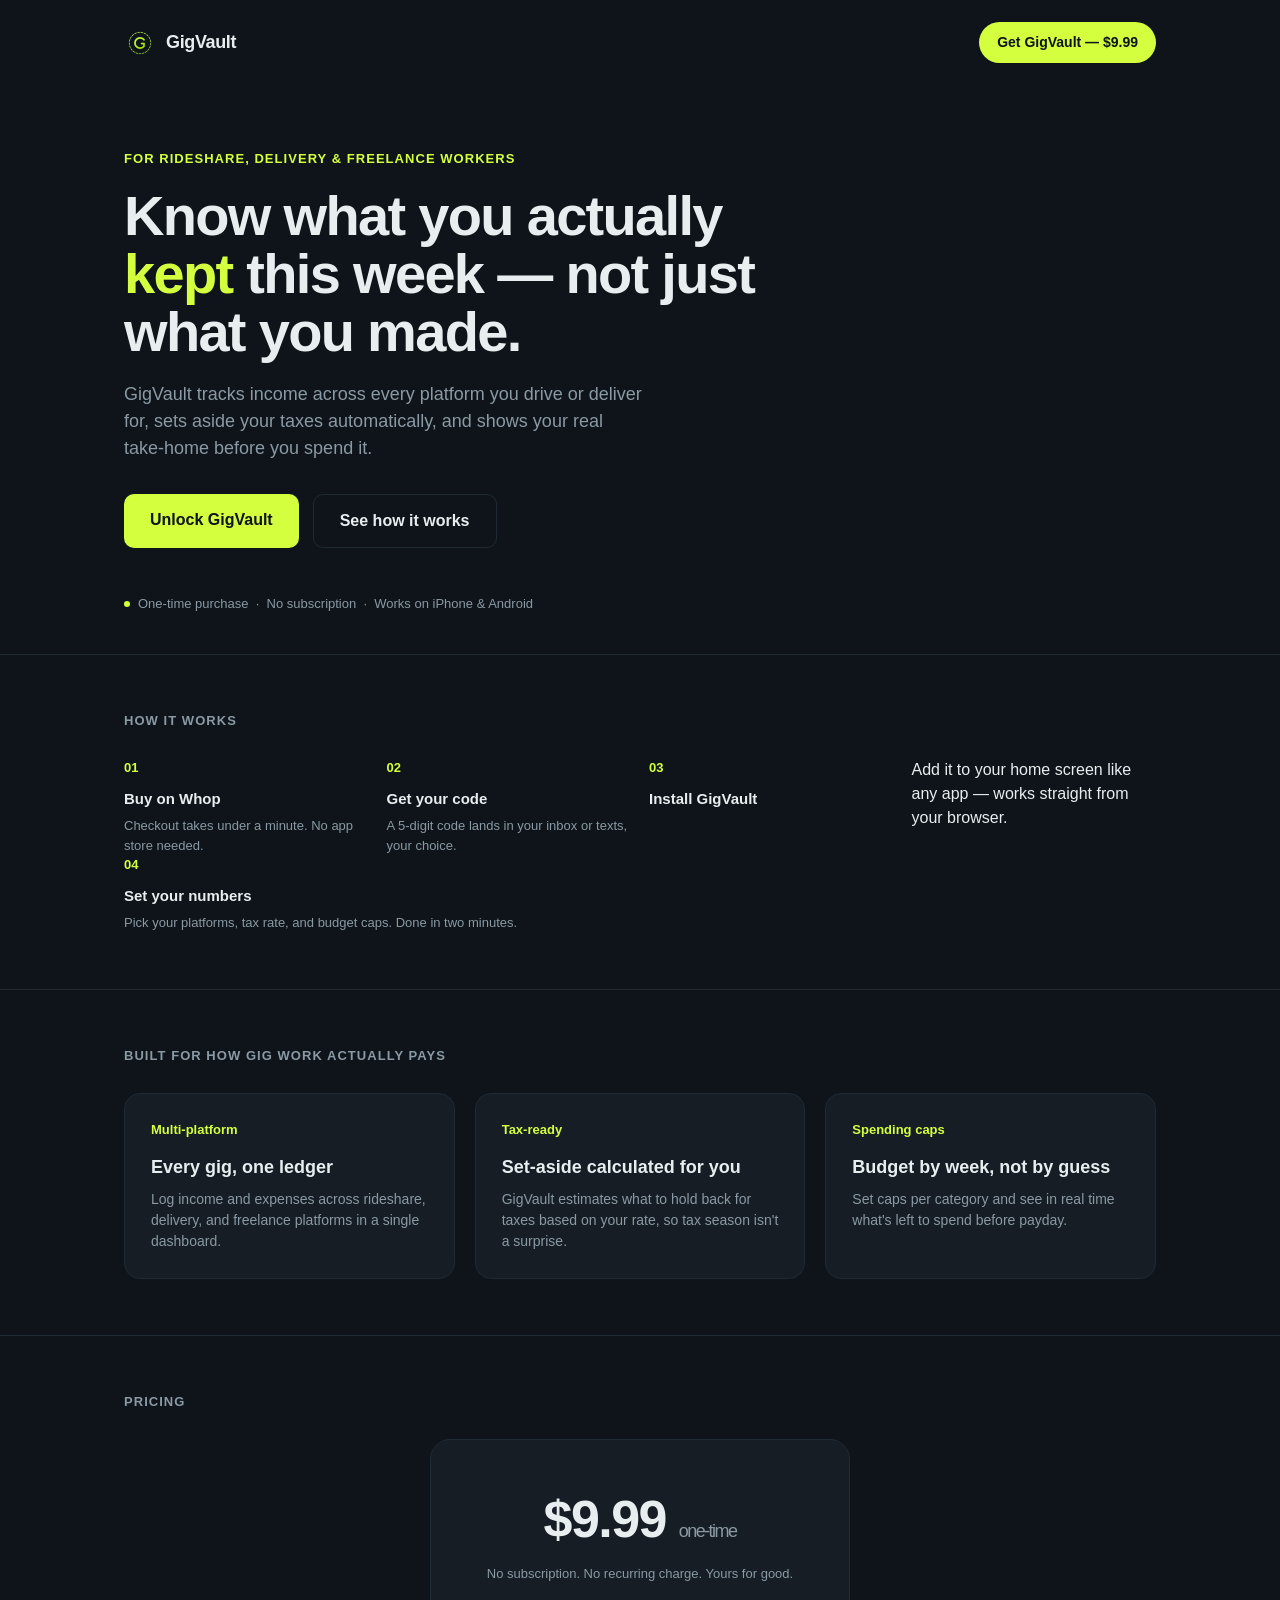
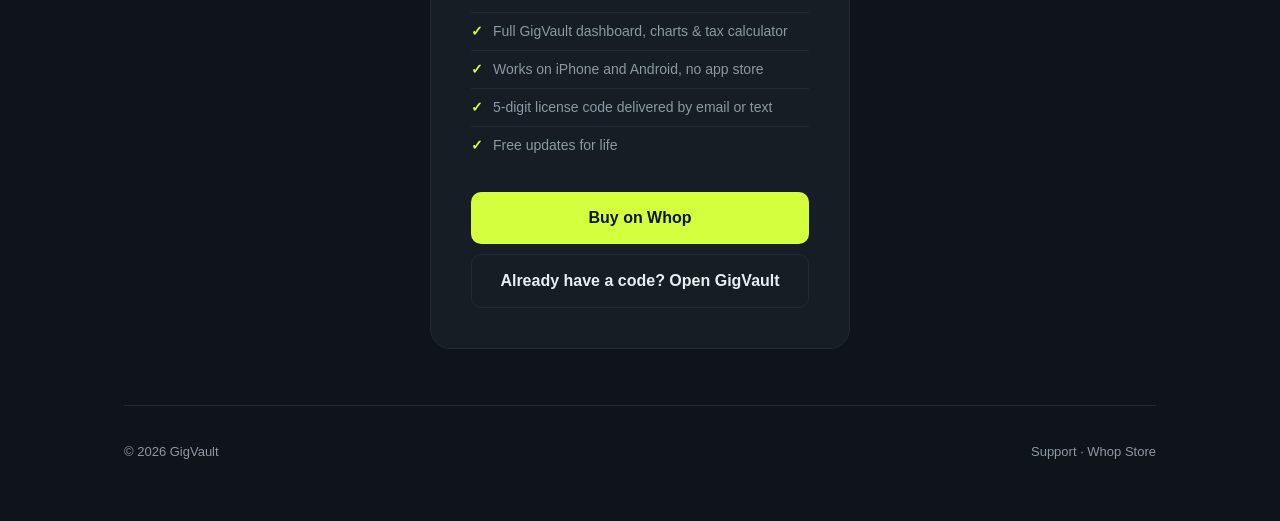
<file: index.html>
<!DOCTYPE html>
<html lang="en">
<head>
<meta charset="UTF-8">
<meta name="viewport" content="width=device-width, initial-scale=1.0">
<title>GigVault — Know Your Numbers Between Gigs</title>
<style>
  :root{
    --bg: #0E1419;
    --bg-soft: #161D24;
    --line: #1F2A33;
    --lime: #D4FF3F;
    --lime-dim: #9FE000;
    --ink: #E8EDF0;
    --ink-dim: #8A99A3;
  }
  *{box-sizing:border-box; margin:0; padding:0;}
  body{
    background:var(--bg);
    color:var(--ink);
    font-family: -apple-system, BlinkMacSystemFont, "Segoe UI", Roboto, sans-serif;
    line-height:1.5;
  }
  .mono{ font-family: ui-monospace, "SF Mono", Menlo, Consolas, monospace; }
  .wrap{ max-width:1080px; margin:0 auto; padding:0 24px; }

  nav{ display:flex; align-items:center; justify-content:space-between; padding:22px 0; }
  nav .brand{ display:flex; align-items:center; gap:10px; font-weight:700; font-size:18px; letter-spacing:-0.02em;}
  nav img{ width:32px; height:32px; border-radius:8px; }
  nav a.cta{ background:var(--lime); color:#0E1419; padding:10px 18px; border-radius:999px; text-decoration:none; font-weight:700; font-size:14px; }

  .hero{ padding:64px 0 40px; text-align:left; }
  .hero .eyebrow{ color:var(--lime); font-size:13px; letter-spacing:0.08em; text-transform:uppercase; font-weight:700; margin-bottom:18px; }
  .hero h1{ font-size:56px; line-height:1.04; letter-spacing:-0.03em; max-width:680px; }
  .hero h1 span{ color:var(--lime); }
  .hero p.sub{ color:var(--ink-dim); font-size:18px; max-width:520px; margin-top:20px; }
  .hero .actions{ display:flex; gap:14px; margin-top:32px; flex-wrap:wrap; }
  .btn-primary{ background:var(--lime); color:#0E1419; padding:14px 26px; border-radius:10px; text-decoration:none; font-weight:700; }
  .btn-secondary{ border:1px solid var(--line); color:var(--ink); padding:14px 26px; border-radius:10px; text-decoration:none; font-weight:600; }

  .dial-strip{ display:flex; gap:8px; margin-top:46px; color:var(--ink-dim); font-size:13px; align-items:center; }
  .dial-strip .dot{ width:6px; height:6px; border-radius:50%; background:var(--lime); }

  section{ padding:56px 0; border-top:1px solid var(--line); }
  .section-label{ color:var(--ink-dim); font-size:13px; text-transform:uppercase; letter-spacing:0.08em; font-weight:700; margin-bottom:28px; }

  .grid3{ display:grid; grid-template-columns:repeat(3,1fr); gap:20px; }
  .card{ background:var(--bg-soft); border:1px solid var(--line); border-radius:16px; padding:26px; }
  .card .num{ color:var(--lime); font-size:13px; font-weight:700; margin-bottom:14px; }
  .card h3{ font-size:18px; margin-bottom:8px; }
  .card p{ color:var(--ink-dim); font-size:14px; }

  .pricing{ display:flex; justify-content:center; }
  .price-card{ background:var(--bg-soft); border:1px solid var(--line); border-radius:20px; padding:40px; max-width:420px; width:100%; text-align:center; }
  .price-card .amount{ font-size:52px; font-weight:800; letter-spacing:-0.03em; }
  .price-card .amount span{ font-size:18px; color:var(--ink-dim); font-weight:500; }
  .price-card .note{ color:var(--ink-dim); font-size:13px; margin-top:6px; }
  .price-list{ text-align:left; margin:28px 0; color:var(--ink-dim); font-size:14px; list-style:none; }
  .price-list li{ padding:8px 0; border-top:1px solid var(--line); display:flex; gap:10px; }
  .price-list li::before{ content:"✓"; color:var(--lime); font-weight:700; }

  .howit{ display:grid; grid-template-columns:repeat(4,1fr); gap:18px; }
  .step{ position:relative; }
  .step .n{ font-size:13px; color:var(--lime); font-weight:700; margin-bottom:10px;}
  .step h4{ font-size:15px; margin-bottom:6px; }
  .step p{ color:var(--ink-dim); font-size:13px; }

  footer{ padding:36px 0 60px; color:var(--ink-dim); font-size:13px; display:flex; justify-content:space-between; align-items:center; border-top:1px solid var(--line); }

  @media(max-width:760px){
    .hero h1{ font-size:36px; }
    .grid3{ grid-template-columns:1fr; }
    .howit{ grid-template-columns:1fr 1fr; }
  }
</style>
</head>
<body>

<div class="wrap">
  <nav>
    <div class="brand"><img src="[data-uri]" alt="GigVault"/> GigVault</div>
    <a class="cta" href="#pricing">Get GigVault — $9.99</a>
  </nav>

  <div class="hero">
    <div class="eyebrow">For rideshare, delivery &amp; freelance workers</div>
    <h1>Know what you actually <span>kept</span> this week — not just what you made.</h1>
    <p class="sub">GigVault tracks income across every platform you drive or deliver for, sets aside your taxes automatically, and shows your real take-home before you spend it.</p>
    <div class="actions">
      <a class="btn-primary" href="#pricing">Unlock GigVault</a>
      <a class="btn-secondary" href="#how">See how it works</a>
    </div>
    <div class="dial-strip"><span class="dot"></span> One-time purchase &nbsp;·&nbsp; No subscription &nbsp;·&nbsp; Works on iPhone &amp; Android</div>
  </div>
</div>

<section id="how">
  <div class="wrap">
    <div class="section-label">How it works</div>
    <div class="howit">
      <div class="step"><div class="n">01</div><h4>Buy on Whop</h4><p>Checkout takes under a minute. No app store needed.</p></div>
      <div class="step"><div class="n">02</div><h4>Get your code</h4><p>A 5-digit code lands in your inbox or texts, your choice.</p></div>
      <div class="step"><div class="n">03</div><h4>Install GigVault</div><p>Add it to your home screen like any app — works straight from your browser.</p></div>
      <div class="step"><div class="n">04</div><h4>Set your numbers</h4><p>Pick your platforms, tax rate, and budget caps. Done in two minutes.</p></div>
    </div>
  </div>
</section>

<section>
  <div class="wrap">
    <div class="section-label">Built for how gig work actually pays</div>
    <div class="grid3">
      <div class="card">
        <div class="num">Multi-platform</div>
        <h3>Every gig, one ledger</h3>
        <p>Log income and expenses across rideshare, delivery, and freelance platforms in a single dashboard.</p>
      </div>
      <div class="card">
        <div class="num">Tax-ready</div>
        <h3>Set-aside calculated for you</h3>
        <p>GigVault estimates what to hold back for taxes based on your rate, so tax season isn't a surprise.</p>
      </div>
      <div class="card">
        <div class="num">Spending caps</div>
        <h3>Budget by week, not by guess</h3>
        <p>Set caps per category and see in real time what's left to spend before payday.</p>
      </div>
    </div>
  </div>
</section>

<section id="pricing">
  <div class="wrap">
    <div class="section-label">Pricing</div>
    <div class="pricing">
      <div class="price-card">
        <div class="amount">$9.99 <span>one-time</span></div>
        <div class="note">No subscription. No recurring charge. Yours for good.</div>
        <ul class="price-list">
          <li>Full GigVault dashboard, charts &amp; tax calculator</li>
          <li>Works on iPhone and Android, no app store</li>
          <li>5-digit license code delivered by email or text</li>
          <li>Free updates for life</li>
        </ul>
        <a class="btn-primary" style="display:block;" href="https://whop.com" target="_blank">Buy on Whop</a>
        <a class="btn-secondary" style="display:block; margin-top:10px;" href="./app/index.html">Already have a code? Open GigVault</a>
      </div>
    </div>
  </div>
</section>

<div class="wrap">
  <footer>
    <div>© 2026 GigVault</div>
    <div>Support · Whop Store</div>
  </footer>
</div>

</body>
</html>
</file>
